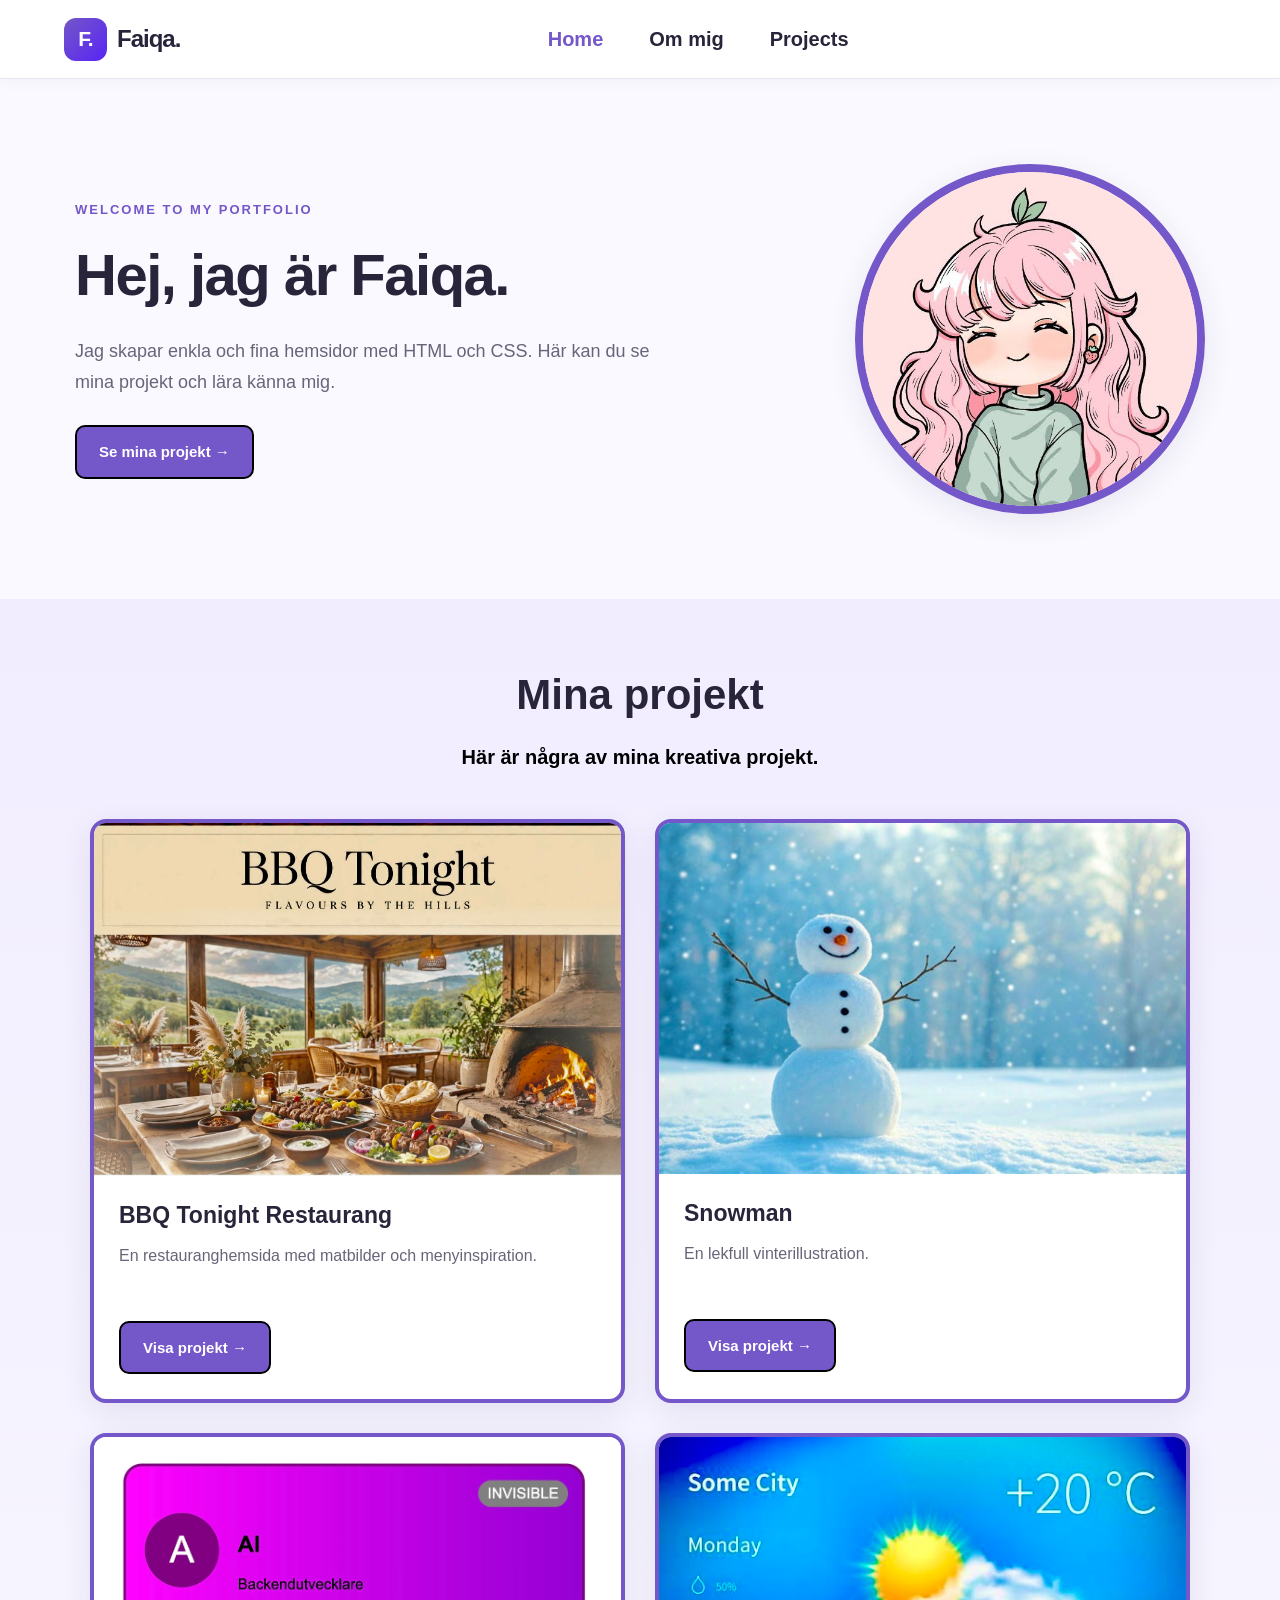
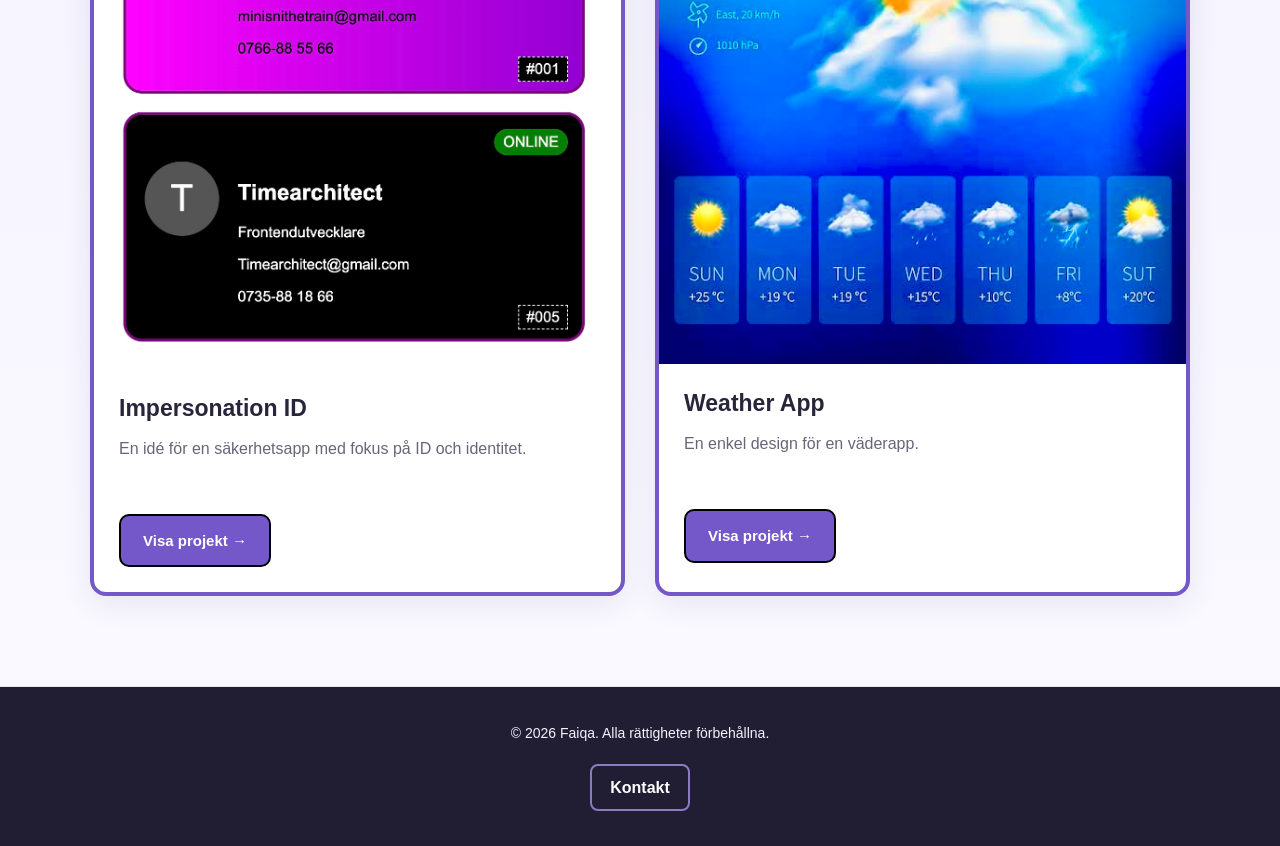
<file: index.html>
<!DOCTYPE html>
<html lang="sv">
<head>
    <meta charset="UTF-8">
    <meta name="viewport" content="width=device-width, initial-scale=1.0">
    <meta name="description" content="Faiqa's portfolio showcasing web design and HTML and CSS projects.">

    <title>Faiqa | Portfolio</title>
    <link rel="icon" type="image/svg+xml" href="favicon.svg">
    <!-- Bootstrap CSS -->
    <link
        href="https://cdn.jsdelivr.net/npm/bootstrap@5.3.3/dist/css/bootstrap.min.css" rel="stylesheet">
    <link rel="stylesheet" href="style.css">
</head>
<body>

   <header class="site-header">
    <nav class="navbar navbar-expand-md" aria-label="Huvudmeny">
        <div class="container-fluid">
            <a href="index.html" class="logo">
                <span class="logo-icon">F.</span>
                <span>Faiqa.</span>
            </a>
            <button
                class="navbar-toggler hamburger"
                type="button"
                data-bs-toggle="collapse"
                data-bs-target="#mainNavbar"
                aria-controls="mainNavbar"
                aria-expanded="false"
                aria-label="Öppna eller stäng menyn">
                <span class="navbar-toggler-icon"></span>
            </button>
            <div class="collapse navbar-collapse" id="mainNavbar">
                <ul class="navbar-nav mx-auto topnav">
                    <li class="nav-item"> <a class="nav-link" href="index.html" aria-current="page">Home</a></li>
            <li class="nav-item"> <a class="nav-link" href="about.html">Om mig</a> </li>
            <li class="nav-item"> <a class="nav-link" href="index.html">Projects</a></li>
                </ul>
            </div>
        </div>
    </nav>
</header>

    <main>
        <section class="hero">
            <div class="hero-text">
                <p class="hero-label">WELCOME TO MY PORTFOLIO</p>
                <h1>Hej, jag är Faiqa.</h1>
                <p>Jag skapar enkla och fina hemsidor med HTML och CSS.
                    Här kan du se mina projekt och lära känna mig. </p>

                <a class="project-link" href="#projects"> Se mina projekt → </a>
            </div>
            <div class="profile-pic"> <img src="images.jpeg" alt="Faiqas profilbild"> </div>
        </section>

        <section id="projects">
        <div class="projects-heading">
        <h2 class="section-title">Mina projekt</h2>
        <p style=" color: black; font-size: 20px; text-align: center; font-weight: bold;">
                    Här är några av mina kreativa projekt.
                </p>
            </div>
       <div class="gallery">

                <article class="card">
                <a href="Bbq tonight.html" class="card-image-link">
                <img src="image1.jpg" alt="BBQ Tonight restaurangprojekt">
                    </a>
                    <div class="card-content">
                    <h3>BBQ Tonight Restaurang</h3>
                <p> En restauranghemsida med matbilder och menyinspiration.</p>
             <a class="project-link" href="Bbq tonight.html">  Visa projekt →</a>
           </div>
        </article>

            <article class="card">
           <a href="snowman.html" class="card-image-link">
            <img src="images3.jpg" alt="Snowman vinterillustration">
                    </a>
              <div class="card-content">
             <h3>Snowman</h3>
             <p> En lekfull vinterillustration.</p>
             <a class="project-link" href="snowman.html"> Visa projekt → </a>
           </div>
        </article>

        <article class="card">
         <a href="id card.html" class="card-image-link">
        <img src="imagee2.jpeg" alt="ID Card appdesign">
            </a>
            <div class="card-content">
           <h3>Impersonation ID</h3>
         <p> En idé för en säkerhetsapp med fokus  på ID och identitet.</p>
        <a class="project-link" href="id card.html"> Visa projekt → </a>
          </div>
         </article>

          <article class="card">
          <a href="weather.html" class="card-image-link">
           <img src="images4.jpeg" alt="Weather app design">
             </a>
           <div class="card-content">
          <h3>Weather App</h3>
         <p> En enkel design för en väderapp.</p>
        <a class="project-link" href="weather.html"> Visa projekt → </a>
      </div>
     </article>
    </div>
        </section>
    </main>
    
    <footer id="contact">
          <p>© 2026 Faiqa. Alla rättigheter förbehållna.</p>
    <details>
       <summary>Kontakt</summary>
       <div class="contact-details">

       <p class="contact-item">
      <img src="mail icon.webp" class="contact-icon" alt="mail">
     <a href="mailto:faiqaa12@gmail.com">faiqaa12@gmail.com</a>
    </p>

    <p class="contact-item">
    <img src="telephone icon.webp"class="contact-icon" alt="telephone">
     <a href="tel:0746448833">0746 44 88 33</a>
     </p>
  </div>
   </details>
    </footer>

    <!-- Bootstrap JavaScript -->
    <script
        src="https://cdn.jsdelivr.net/npm/bootstrap@5.3.3/dist/js/bootstrap.bundle.min.js">
    </script>

</body>
</html>
</file>
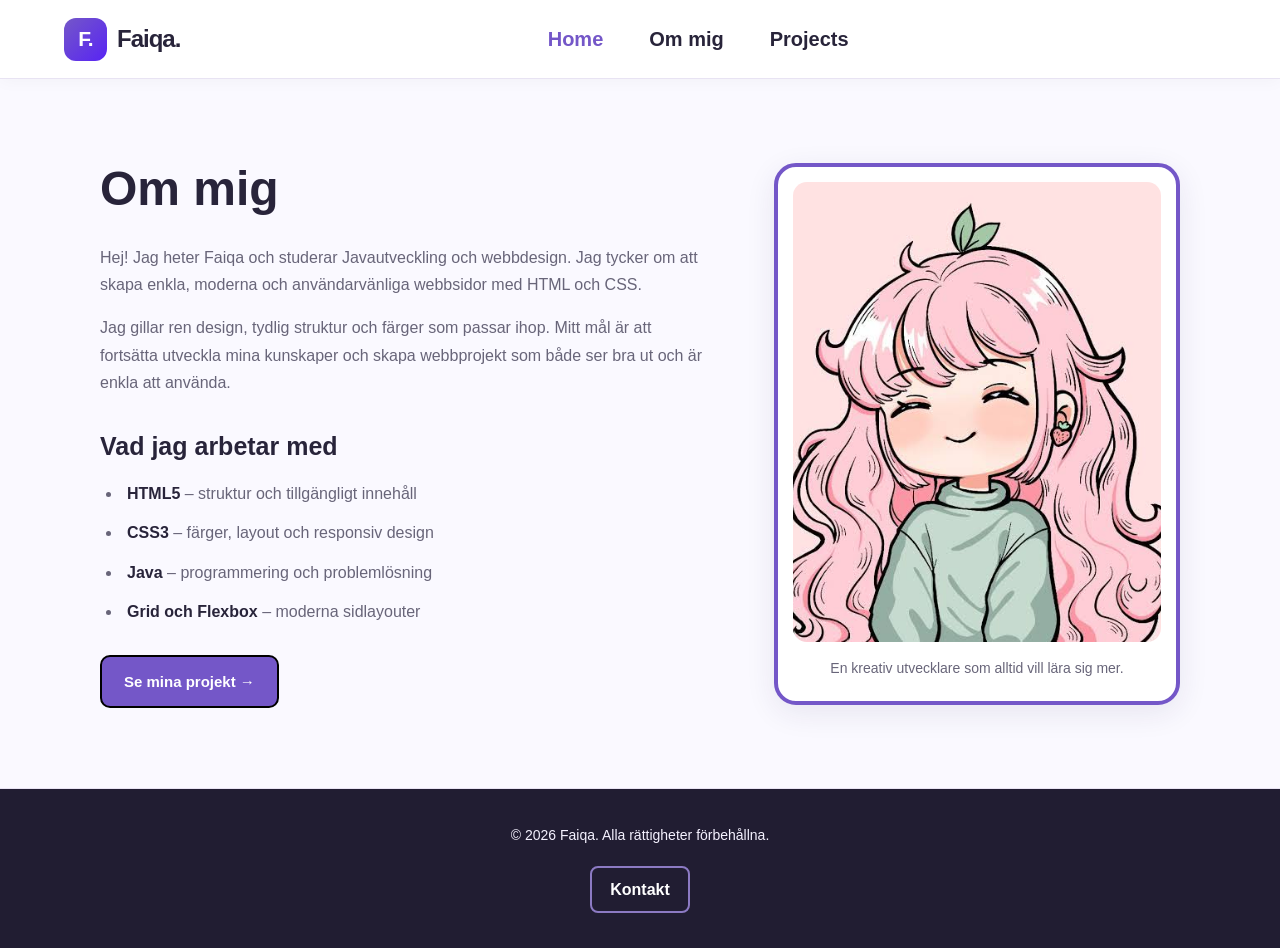
<file: about.html>
<!DOCTYPE html>
<html lang="sv">
<head>
    <meta charset="UTF-8">
    <meta name="viewport" content="width=device-width, initial-scale=1.0">
    <meta name="description" content="Faiqa's portfolio showcasing web design and HTML and CSS projects.">

    <title>Faiqa | Portfolio</title>
    <link rel="icon" type="image/svg+xml" href="favicon.svg">
    <!-- Bootstrap CSS -->
    <link
        href="https://cdn.jsdelivr.net/npm/bootstrap@5.3.3/dist/css/bootstrap.min.css"
        rel="stylesheet">
    <link rel="stylesheet" href="style.css">
</head>
<body>
   <header class="site-header">
    <nav class="navbar navbar-expand-md" aria-label="Huvudmeny">
        <div class="container-fluid">
            <a href="index.html" class="logo">
                <span class="logo-icon">F.</span>
                <span>Faiqa.</span>
            </a>
            <button
                class="navbar-toggler hamburger"
                type="button"
                data-bs-toggle="collapse"
                data-bs-target="#mainNavbar"
                aria-controls="mainNavbar"
                aria-expanded="false"
                aria-label="Öppna eller stäng menyn">
                <span class="navbar-toggler-icon"></span>
            </button>

            <div class="collapse navbar-collapse" id="mainNavbar">
                <ul class="navbar-nav mx-auto topnav">
                    <li class="nav-item"> <a class="nav-link" href="index.html" aria-current="page">Home</a></li>
                    <li class="nav-item"> <a class="nav-link" href="about.html">Om mig</a></li>
                   <li class="nav-item"> <a class="nav-link" href="index.html">Projects</a> </li>
                </ul> </div>
        </div>
    </nav>
</header>

    <main class="about-layout">
        <section class="about-text">
            <h1>Om mig</h1>
            <p>Hej! Jag heter Faiqa och studerar Javautveckling och webbdesign. Jag tycker om att skapa enkla, moderna och användarvänliga webbsidor med HTML och CSS.</p>
            <p>Jag gillar ren design, tydlig struktur och färger som passar ihop. Mitt mål är att fortsätta utveckla mina kunskaper och skapa webbprojekt som både ser bra ut och är enkla att använda.</p>

            <h2>Vad jag arbetar med</h2>
            <ul class="skills-list">
                <li><strong>HTML5</strong> – struktur och tillgängligt innehåll</li>
                <li><strong>CSS3</strong> – färger, layout och responsiv design</li>
                <li><strong>Java</strong> – programmering och problemlösning</li>
                <li><strong>Grid och Flexbox</strong> – moderna sidlayouter</li>
            </ul>
            <a class="project-link" href="index.html#projects">Se mina projekt &rarr;</a>
        </section>

        <!-- Picture väljer bildkälla efter skärmens bredd -->
        <figure class="about-figure">
      <img src="images.jpeg" alt="Porträtt av Faiqa">
      <figcaption>
        En kreativ utvecklare som alltid vill lära sig mer.
    </figcaption>
</figure>
    </main>

      <footer id="contact">
          <p>© 2026 Faiqa. Alla rättigheter förbehållna.</p>
    <details>
       <summary>Kontakt</summary>
       <div class="contact-details">

       <p class="contact-item">
      <img src="mail icon.webp" class="contact-icon" alt="mail">
     <a href="mailto:faiqaa12@gmail.com">faiqaa12@gmail.com</a>
    </p>

    <p class="contact-item">
    <img src="telephone icon.webp"class="contact-icon" alt="telephone">
     <a href="tel:0746448833">0746 44 88 33</a>
     </p>
  </div>
   </details>
    </footer>

    <!-- Bootstrap JavaScript -->
    <script
        src="https://cdn.jsdelivr.net/npm/bootstrap@5.3.3/dist/js/bootstrap.bundle.min.js">
    </script>

</body>
</html>
</file>
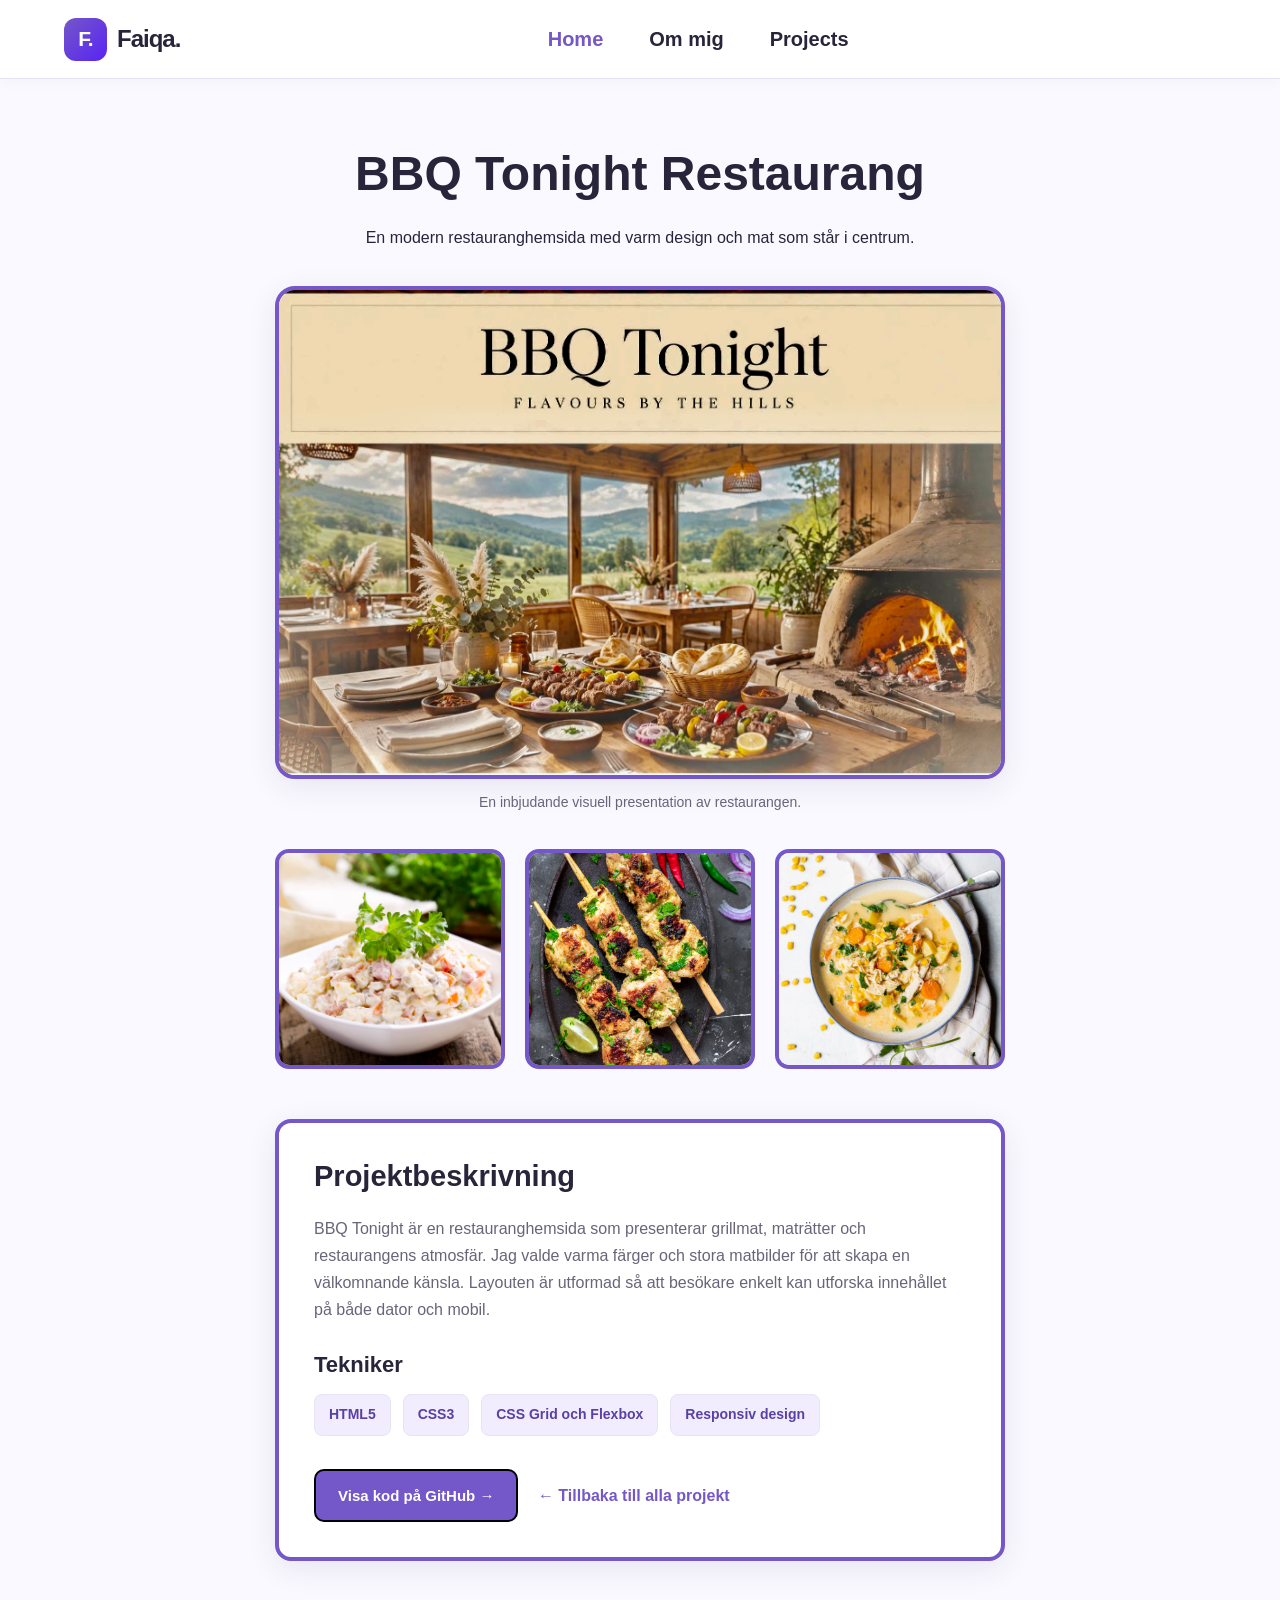
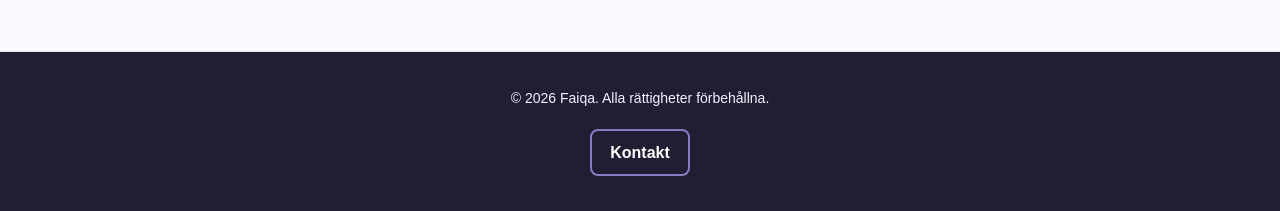
<file: Bbq tonight.html>
<!DOCTYPE html>
<html lang="sv">
<head>
    <meta charset="UTF-8">
    <meta name="viewport" content="width=device-width, initial-scale=1.0">
    <meta name="description" content="Faiqa's portfolio showcasing web design and HTML and CSS projects.">
   
    <title>Faiqa | Portfolio</title>
    <link rel="icon" type="image/svg+xml" href="favicon.svg">
    <!-- Bootstrap CSS -->
    <link
        href="https://cdn.jsdelivr.net/npm/bootstrap@5.3.3/dist/css/bootstrap.min.css"rel="stylesheet">
    <link rel="stylesheet" href="style.css">
</head>
<body>
   <header class="site-header">
    <nav class="navbar navbar-expand-md" aria-label="Huvudmeny">
        <div class="container-fluid">
            <a href="index.html" class="logo">
                <span class="logo-icon">F.</span>
                <span>Faiqa.</span>
            </a>
            <button
                class="navbar-toggler hamburger"
                type="button"
                data-bs-toggle="collapse"
                data-bs-target="#mainNavbar"
                aria-controls="mainNavbar"
                aria-expanded="false"
                aria-label="Öppna eller stäng menyn">
                <span class="navbar-toggler-icon"></span>
            </button>
            <div class="collapse navbar-collapse" id="mainNavbar">
                <ul class="navbar-nav mx-auto topnav">
                    <li class="nav-item"> <a class="nav-link"href="index.html" aria-current="page">Home</a></li>
           <li class="nav-item"><a class="nav-link" href="about.html">Om mig</a> </li>
         <li class="nav-item"> <a class="nav-link" href="index.html">Projects</a> </li>
                </ul>
            </div>
        </div>
    </nav>
</header>

    <main class="project-layout">
        <section class="project-intro">
            <h1>BBQ Tonight Restaurang</h1>
            <p>En modern restauranghemsida med varm design och mat som står i centrum.</p>
        </section>

        <figure class="project-main-image">
            <img src="image1.jpg" alt="Huvudbild för BBQ Tonight restaurang">
            <figcaption>En inbjudande visuell presentation av restaurangen.</figcaption>
        </figure>

        <section class="project-gallery" aria-label="Fler bilder från restaurangprojektet">
            <img src="Russian-Salad.jpg" alt="russain salad">
            <img src="Chicken-Reshmi-Kabab.2i.jpg" alt="reshmi kabab">
            <img src="Chicken and Corn-Soup.webp" alt="corn soup">
        </section>

        <article class="project-description">
            <h2>Projektbeskrivning</h2>
            <p>BBQ Tonight är en restauranghemsida som presenterar grillmat, 
                maträtter och restaurangens atmosfär. Jag valde varma färger och 
                stora matbilder för att skapa en välkomnande känsla. Layouten är utformad 
                så att besökare enkelt kan utforska innehållet på både dator och mobil.</p>
            <h3>Tekniker</h3>
            <ul><li>HTML5</li><li>CSS3</li><li>CSS Grid och Flexbox</li><li>Responsiv design</li></ul>
            <a class="project-link" href="https://github.com/faiqanisar/java26-html-mp2-faiqa-nisar" target="_blank" rel="noopener noreferrer">Visa kod på GitHub &rarr;</a>
            <a class="text-link back-link" href="index.html#projects">&larr; Tillbaka till alla projekt</a>
        </article>
    </main>

      <footer id="contact">
          <p>© 2026 Faiqa. Alla rättigheter förbehållna.</p>
    <details>
       <summary>Kontakt</summary>
       <div class="contact-details">

       <p class="contact-item">
      <img src="mail icon.webp" class="contact-icon" alt="mail">
     <a href="mailto:faiqaa12@gmail.com">faiqaa12@gmail.com</a>
    </p>

    <p class="contact-item">
    <img src="telephone icon.webp"class="contact-icon" alt="telephone">
     <a href="tel:0746448833">0746 44 88 33</a>
     </p>
  </div>
   </details>
    </footer>

    <!-- Bootstrap JavaScript -->
    <script
        src="https://cdn.jsdelivr.net/npm/bootstrap@5.3.3/dist/js/bootstrap.bundle.min.js">
    </script>

</body>
</html>
</file>
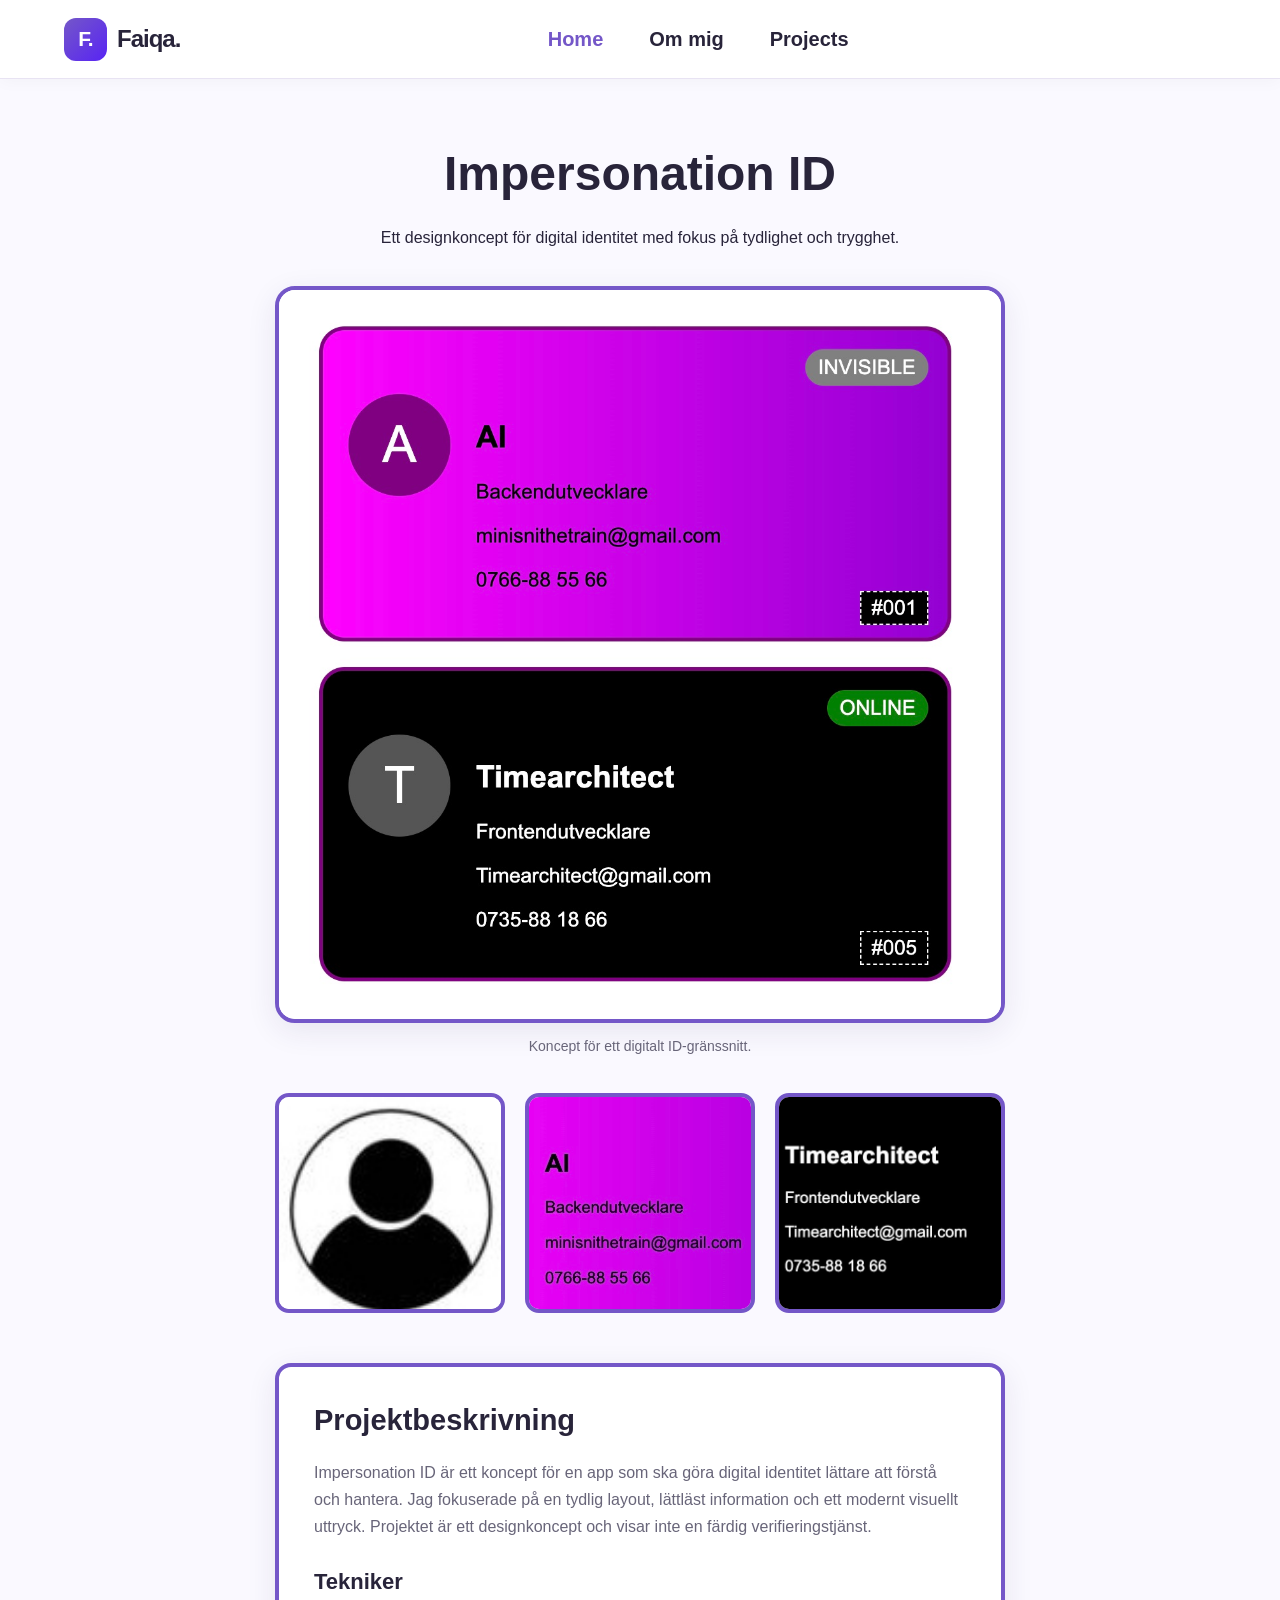
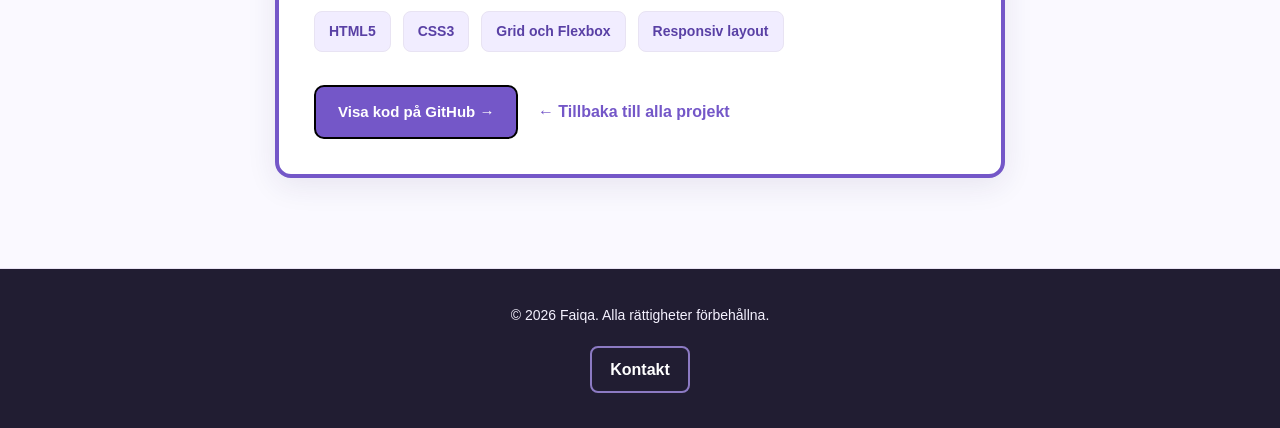
<file: id card.html>
<!DOCTYPE html>
<html lang="sv">
<head>
    <meta charset="UTF-8">
    <meta name="viewport" content="width=device-width, initial-scale=1.0">
   <meta name="description"  content="Faiqa's portfolio showcasing web design and HTML and CSS projects.">

    <title>Faiqa | Portfolio</title>
    <link rel="icon" type="image/svg+xml" href="favicon.svg">
    <!-- Bootstrap CSS -->
    <link
        href="https://cdn.jsdelivr.net/npm/bootstrap@5.3.3/dist/css/bootstrap.min.css"rel="stylesheet">
    <link rel="stylesheet" href="style.css">
</head>
<body>
   <header class="site-header">
    <nav class="navbar navbar-expand-md" aria-label="Huvudmeny">
        <div class="container-fluid">
            <a href="index.html" class="logo">
                <span class="logo-icon">F.</span>
                <span>Faiqa.</span>
            </a>
            <button
                class="navbar-toggler hamburger"
                type="button"
                data-bs-toggle="collapse"
                data-bs-target="#mainNavbar"
                aria-controls="mainNavbar"
                aria-expanded="false"
                aria-label="Öppna eller stäng menyn">
                <span class="navbar-toggler-icon"></span>
            </button>
            <div class="collapse navbar-collapse" id="mainNavbar">
                <ul class="navbar-nav mx-auto topnav">
                    <li class="nav-item"> <a class="nav-link" href="index.html" aria-current="page">Home</a></li>
                    <li class="nav-item"> <a class="nav-link" href="about.html">Om mig</a></li>
                    <li class="nav-item"><a class="nav-link" href="index.html">Projects</a> </li>
                </ul>
            </div>
        </div>
    </nav>
</header>

    <main class="project-layout">
        <section class="project-intro">
            <h1>Impersonation ID</h1>
            <p>Ett designkoncept för digital identitet med fokus på tydlighet och trygghet.</p>
        </section>

        <figure class="project-main-image">
            <img src="imagee2.jpeg" alt="Huvuddesign för Impersonation ID">
            <figcaption>Koncept för ett digitalt ID-gränssnitt.</figcaption>
        </figure>

        <section class="project-gallery" aria-label="Fler bilder från ID-projektet">
            <img src="id card .jpg" alt="ID-kort">
            <img src="purpel card.jpeg" alt="purpel kort"style="width: 100%;">
            <img src="svart kort.jpeg" alt="svart kort">
        </section>

        <article class="project-description">
            <h2>Projektbeskrivning</h2>
            <p>Impersonation ID är ett koncept för en app som ska göra digital identitet lättare 
                att förstå och hantera. Jag fokuserade på en tydlig layout, lättläst information och 
                ett modernt visuellt uttryck. Projektet är ett designkoncept och visar inte en färdig 
                verifieringstjänst.</p>
            <h3>Tekniker</h3>
            <ul><li>HTML5</li><li>CSS3</li><li>Grid och Flexbox</li><li>Responsiv layout</li></ul>
            <a class="project-link" href="https://github.com/faiqanisar/Mini-project-2" target="_blank" rel="noopener noreferrer">Visa kod på GitHub &rarr;</a>
            <a class="text-link back-link" href="index.html#projects">&larr; Tillbaka till alla projekt</a>
        </article>
    </main>
 
    <footer id="contact">
          <p>© 2026 Faiqa. Alla rättigheter förbehållna.</p>
    <details>
       <summary>Kontakt</summary>
       <div class="contact-details">

       <p class="contact-item">
      <img src="mail icon.webp" class="contact-icon" alt="mail">
     <a href="mailto:faiqaa12@gmail.com">faiqaa12@gmail.com</a>
    </p>

    <p class="contact-item">
    <img src="telephone icon.webp"class="contact-icon" alt="telephone">
     <a href="tel:0746448833">0746 44 88 33</a>
     </p>
  </div>
   </details>
    </footer>

    <!-- Bootstrap JavaScript -->
    <script
        src="https://cdn.jsdelivr.net/npm/bootstrap@5.3.3/dist/js/bootstrap.bundle.min.js">
    </script>

</body>
</html>
</file>
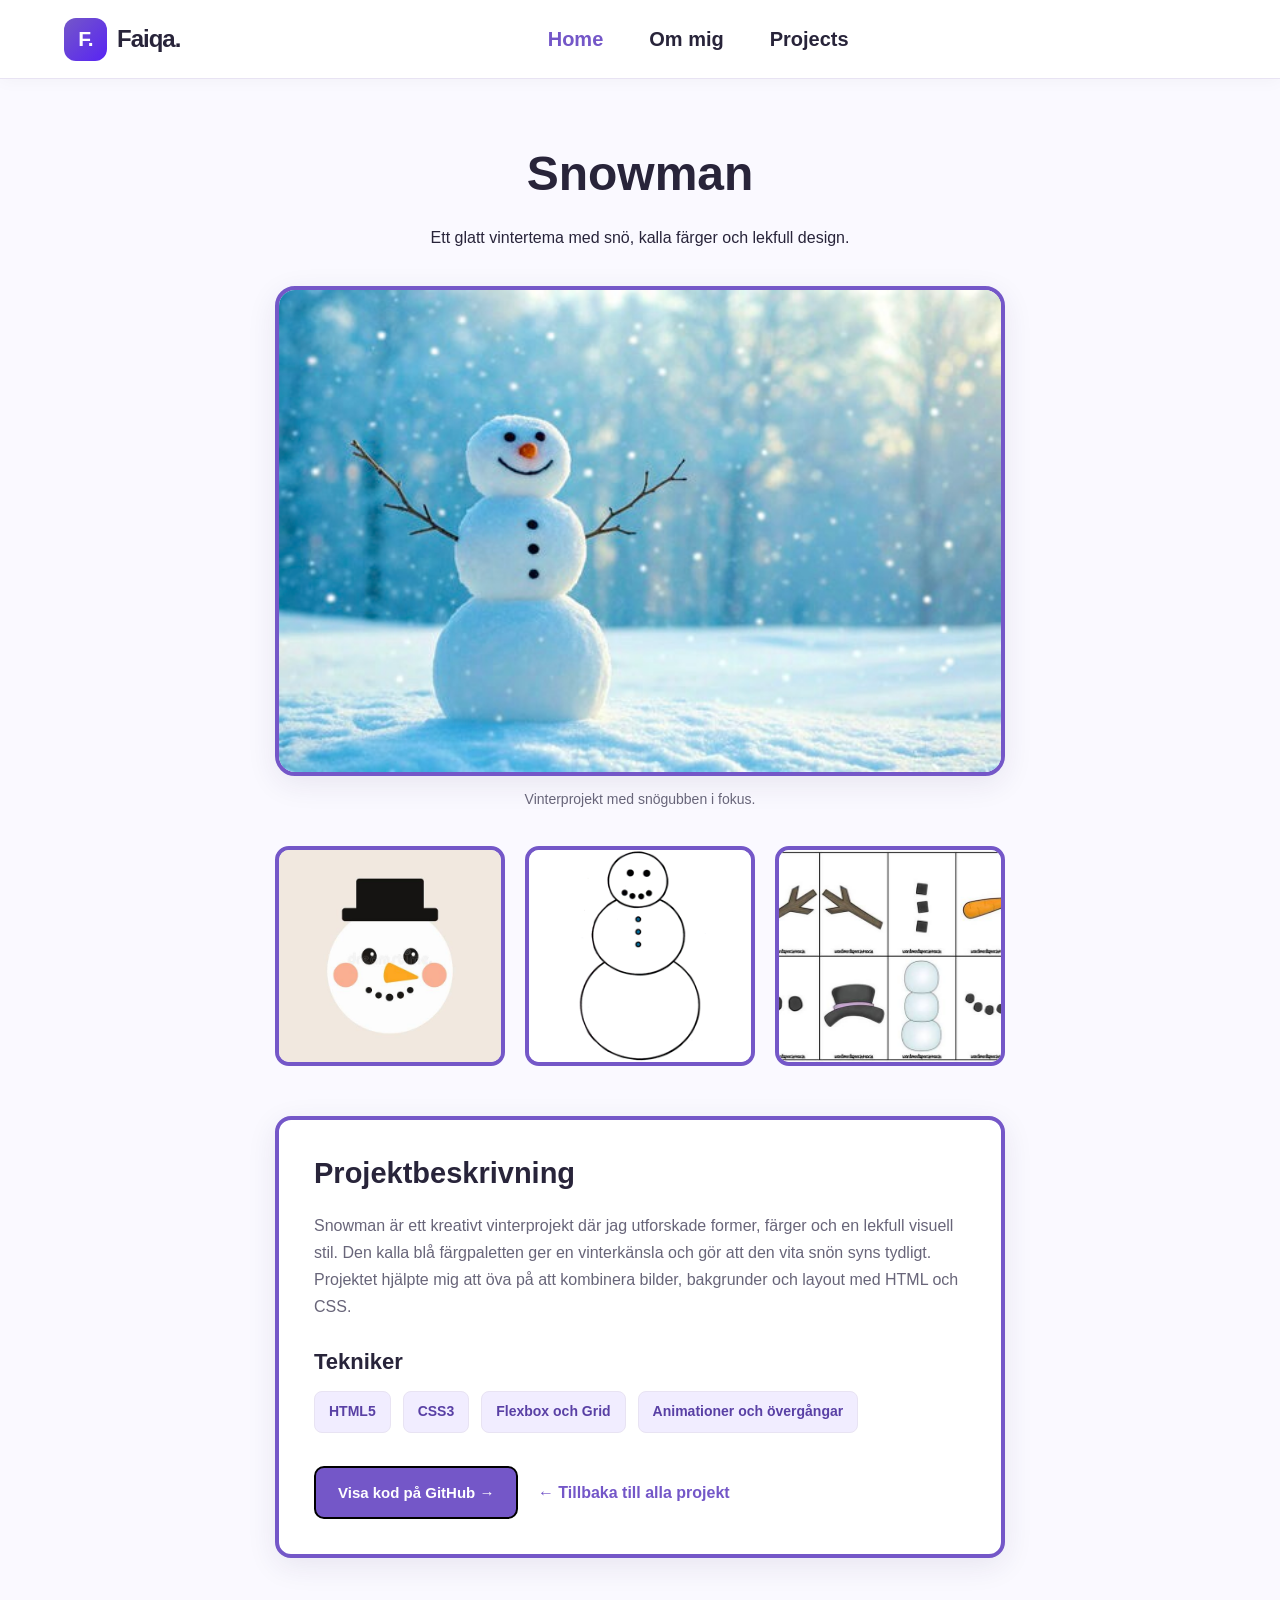
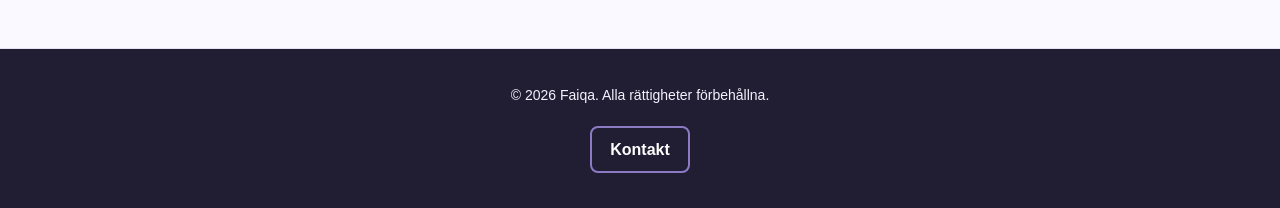
<file: snowman.html>
<!DOCTYPE html>
<html lang="sv">

<head>
    <meta charset="UTF-8">
    <meta name="viewport" content="width=device-width, initial-scale=1.0">
    <meta name="description" content="Faiqa's portfolio showcasing web design and HTML and CSS projects.">

    <title>Faiqa | Portfolio</title>
    <link rel="icon" type="image/svg+xml" href="favicon.svg">
    <!-- Bootstrap CSS -->
    <link href="https://cdn.jsdelivr.net/npm/bootstrap@5.3.3/dist/css/bootstrap.min.css" rel="stylesheet">
    <link rel="stylesheet" href="style.css">
</head>
<body>

   <header class="site-header">
    <nav class="navbar navbar-expand-md" aria-label="Huvudmeny">
        <div class="container-fluid">
            <a href="index.html" class="logo">
                <span class="logo-icon">F.</span>
                <span>Faiqa.</span>
            </a>
            <button
                class="navbar-toggler hamburger"
                type="button"
                data-bs-toggle="collapse"
                data-bs-target="#mainNavbar"
                aria-controls="mainNavbar"
                aria-expanded="false"
                aria-label="Öppna eller stäng menyn">
                <span class="navbar-toggler-icon"></span>
            </button>
            <div class="collapse navbar-collapse" id="mainNavbar">
                <ul class="navbar-nav mx-auto topnav">
                    <li class="nav-item"><a class="nav-link" href="index.html" aria-current="page">Home</a></li>
                  <li class="nav-item"> <a class="nav-link" href="about.html">Om mig</a></li>
               <li class="nav-item"> <a class="nav-link" href="index.html">Projects</a></li>
                </ul>
            </div>
        </div>
    </nav>
</header>

    <main class="project-layout">
        <section class="project-intro">
            <h1>Snowman</h1>
            <p>Ett glatt vintertema med snö, kalla färger och lekfull design.</p>
        </section>

        <figure class="project-main-image">
            <img src="images3.jpg" alt="Snowman vinterillustration">
            <figcaption>Vinterprojekt med snögubben i fokus.</figcaption>
        </figure>

        <section class="project-gallery" aria-label="Fler bilder från Snowman">
            <img src="head.jpeg" alt="Snögubbens ansikte">
            <img src="snowman.png" alt="Snowman">
            <img src="images-2.jpeg" alt=" ">
        </section>

        <article class="project-description">
            <h2>Projektbeskrivning</h2>
            <p>Snowman är ett kreativt vinterprojekt där jag utforskade former, färger och 
                en lekfull visuell stil. Den kalla blå färgpaletten ger en vinterkänsla och 
                gör att den vita snön syns tydligt. Projektet hjälpte mig att öva på att kombinera bilder, 
                bakgrunder och layout med HTML och CSS.</p>
            <h3>Tekniker</h3>
            <ul><li>HTML5</li><li>CSS3</li><li>Flexbox och Grid</li><li>Animationer och övergångar</li></ul>
            <a class="project-link" href="https://github.com/faiqanisar/Mini-ovning-3" target="_blank" rel="noopener noreferrer">Visa kod på GitHub &rarr;</a>
            <a class="text-link back-link" href="index.html#projects">&larr; Tillbaka till alla projekt</a>
        </article>
    </main>
    
    <footer id="contact">
          <p>© 2026 Faiqa. Alla rättigheter förbehållna.</p>
    <details>
       <summary>Kontakt</summary>
       <div class="contact-details">

       <p class="contact-item">
      <img src="mail icon.webp" class="contact-icon" alt="mail">
     <a href="mailto:faiqaa12@gmail.com">faiqaa12@gmail.com</a>
    </p>

    <p class="contact-item">
    <img src="telephone icon.webp"class="contact-icon" alt="telephone">
     <a href="tel:0746448833">0746 44 88 33</a>
     </p>
  </div>
   </details>
    </footer>

    <!-- Bootstrap JavaScript -->
    <script
        src="https://cdn.jsdelivr.net/npm/bootstrap@5.3.3/dist/js/bootstrap.bundle.min.js">
    </script>

</body>
</html>
</file>
<file: style.css>
:root {
    --primary-color: #7457c8;
    --primary-dark: #5940a5;
    --secondary-color: #f1edff;
    --background-color: #faf9ff;
    --text-color: #28243a;
    --muted-color: #686579;
    --white-color: #ffffff;
    --border-color: #e8e3f3;
    --shadow: 0 8px 30px rgba(47, 35, 87, 0.09);
    --border-radius: 16px;
}
* {
    margin: 0;
    padding: 0;
    box-sizing: border-box;
}
html {
    scroll-behavior: smooth;
    scroll-padding-top: 90px;
}
body {
    font-family: Arial, Helvetica, sans-serif;
    background-color: var(--background-color);
    color: var(--text-color);
    line-height: 1.7;
    overflow-wrap: break-word;
}
img {
    display: block;
    max-width: 100%;
    height: auto;
}
a {
    color: var(--primary-color);
    text-decoration: none;
    transition: color 0.3s ease;
}
a:hover {
    color: var(--primary-dark);
}
a:focus-visible,
button:focus-visible,
summary:focus-visible {
    outline: 3px solid var(--primary-color);
    outline-offset: 4px;
}
h1,h2,h3 {
    line-height: 1.25;
    color: var(--text-color);
}
p {
    margin-bottom: 16px;
}

.site-header {
    position: sticky;
    top: 0;
    z-index: 1000;
    background-color: rgba(255, 255, 255, 0.97);
    border-bottom: 1px solid var(--border-color);
    box-shadow: 0 3px 15px rgba(0, 0, 0, 0.03);
}
.site-header .navbar {
    min-height: 78px;
    padding: 12px 5%;
 
}
.site-header .container-fluid {
    padding: 0;
}
.logo {
    display: inline-flex;
    align-items: center;
    gap: 10px;
    color: var(--text-color);
    font-size: 24px;
    font-weight: 800;
    letter-spacing: -1px;
}
.logo:hover {
    color: var(--primary-color);
}
.logo-icon {
    display: inline-flex;
    align-items: center;
    justify-content: center;
    width: 43px;
    height: 43px;
    border-radius: 12px;
    color: var(--white-color);
    background: linear-gradient(135deg,  var(--primary-color), #5824f4);
    font-size: 21px;
}
.topnav {
    gap: 18px;
}
.topnav .nav-link {
    position: relative;
    padding: 10px 14px !important;
    color: var(--text-color);
    transition: color 0.3s ease;
    font-weight: bold;
    font-size: 20px;
}
.topnav .nav-link:hover,
.topnav .nav-link[aria-current="page"] {
    color: var(--primary-color);
}
.topnav .nav-link::after {
    position: absolute;
    right: 14px;
    bottom: 3px;
    left: 14px;
    height: 2px;
    background-color: var(--primary-color);
    content: "";
    transform: scaleX(0);
    transform-origin: left;
    transition: transform 0.3s ease;
}
.hamburger {
    border: 3px solid var(--white-color);
    border-radius: 10px;
    padding: 8px 10px;
}
.hamburger:focus {
    box-shadow: none;
}
.hero {
    display: flex;
    align-items: center;
    justify-content: space-between;
    gap: 60px;
    max-width: 1200px;
    min-height: 520px;
    margin: 0 auto;
    padding: 80px 35px;
}
.hero-text {
    flex: 1;
    max-width: 650px;
}
.hero-label,
.eyebrow {
    margin-bottom: 18px;
    color: var(--primary-color);
    font-size: 13px;
    font-weight: 800;
    letter-spacing: 2px;
}
.hero h1 {
    margin-bottom: 24px;
    font-size: clamp(36px, 5vw, 58px);
    font-weight: 800;
    letter-spacing: -1.5px;
}
.hero-text > p:not(.hero-label) {
    max-width: 600px;
    margin-bottom: 28px;
    color: var(--muted-color);
    font-size: 18px;
}
.profile-pic {
    flex: 0 1 350px;
    min-width: 0;
}
.profile-pic img {
    width: 100%;
    object-fit: cover;
    border: 8px solid var(--primary-color);
    border-radius: 50%;
    box-shadow: var(--shadow);
    background-color: var(--secondary-color);
    transition: transform 0.3s ease;
}
.profile-pic img:hover {
    transform: translateY(-5px);
}
.project-link {
    display: inline-flex;
    align-items: center;
    justify-content: center;
    gap: 8px;
    padding: 12px 22px;
    border: 2px solid black;
    border-radius: 10px;
    background-color: var(--primary-color);
    color: var(--white-color);
    font-size: 15px;
    font-weight: 700;
    transition:
        background-color 0.3s ease,
        color 0.3s ease,
        transform 0.3s ease,
        box-shadow 0.3s ease;
}
.project-link:hover {
    background-color: black;
    border-color: var(--primary-color);
    color: var(--white-color);
    transform: translateY(-2px);
    box-shadow: 0 6px 18px rgba(89, 64, 165, 0.2);
}
.text-link {
    display: inline-block;
    margin-top: 16px;
    font-weight: 700;
}
.back-link {
    margin-left: 15px;
}
#projects {
    padding: 70px 5% 90px;
    background: linear-gradient(180deg, #f1edff 0%, #faf9ff 100%);
}
.projects-heading {
    max-width: 750px;
    margin: 0 auto 45px;
    text-align: center;
}
.section-title {
    margin-bottom: 18px;
    font-size: clamp(30px, 4vw, 42px);
    font-weight: 800;
}
.projects-heading p {
    color: var(--muted-color);
}
.gallery {
    display: grid;
    grid-template-columns: repeat(2, minmax(0, 1fr));
    gap: 30px;
    max-width: 1100px;
    margin: 0 auto;
}
.card {
    overflow: hidden;
    border: 4px solid var(--primary-color);
    border-radius: var(--border-radius);
    background-color: var(--white-color);
    box-shadow: var(--shadow);
    transition: transform 0.3s ease, box-shadow 0.3s ease;
}
.card:hover {
    transform: translateY(-6px);
    box-shadow: 0 16px 35px rgba(47, 35, 87, 0.14);
}
.card-image-link {
    display: block;
    width: 100%;
    overflow: hidden;
    background-color: var(--secondary-color);
}
.card-image-link img {
    width: 100%;
    height: auto;
    object-fit: cover;
    transition: transform 0.4s ease;
}
.card:hover .card-image-link img {
    transform: scale(1.04);
}
.card-content {
    padding: 25px;
}
.card-content h3 {
    margin-bottom: 12px;
    font-size: 23px;
    font-weight: 750;
}
.card-content p {
    min-height: 55px;
    color: var(--muted-color);
}
.card-content .project-link {
    margin-top: 8px;
}
.about-layout {
    display: grid;
    grid-template-columns: minmax(0, 1.2fr) minmax(280px, 0.8fr);
    align-items: center;
    gap: 65px;
    max-width: 1150px;
    min-height: 650px;
    margin: 0 auto;
    padding: 80px 35px;
}
.about-text h1 {
    margin-bottom: 25px;
    font-size: clamp(36px, 5vw, 48px);
    font-weight: 800;
}
.about-text > p:not(.eyebrow) {
    color: var(--muted-color);
    font-size: 16px;
}
.about-text h2 {
    margin-top: 35px;
    margin-bottom: 18px;
    font-size: 25px;
    font-weight: 750;
}
.skills-list {
    margin-bottom: 30px;
    padding-left: 22px;
}
.skills-list li {
    margin-bottom: 12px;
    padding-left: 5px;
    color: var(--muted-color);
}
.skills-list strong {
    color: var(--text-color);
}
.about-figure {
    margin: 0;
    padding: 15px;
    border: 4px solid var(--primary-color);
    border-radius: 22px;
    background-color: var(--white-color);
    box-shadow: var(--shadow);
}
.about-figure picture {
    display: block;
}
.about-figure img {
    width: 100%;
    max-height: 480px;
    aspect-ratio: 4 / 5; 
    object-fit: cover;
    border-radius: 14px;
    background-color: var(--secondary-color);
}
.about-figure figcaption {
    padding: 15px 5px 5px;
    color: var(--muted-color);
    font-size: 14px;
    text-align: center;
}
.project-layout {
    max-width: 800px;
    margin: 0 auto;
    padding: 65px 35px 90px;
}
.project-intro {
    max-width: 800px;
    margin: 0 auto 35px;
    text-align: center;
}
.project-intro h1 {
    margin-bottom: 20px;
    font-size: clamp(32px, 5vw, 48px);
    font-weight: 800;
}
.project-main-image {
    margin: 0 auto 35px;
}
.project-main-image img {
    width: 100%;
    height: 100%;
    object-fit: cover;
    border: 4px solid var(--primary-color);
    border-radius: 20px;
    background-color: var(--secondary-color);
    box-shadow: var(--shadow);
}
.project-main-image figcaption {
    margin-top: 12px;
    color: var(--muted-color);
    font-size: 14px;
    text-align: center;
}
.project-gallery {
    display: grid;
    grid-template-columns: repeat(3, minmax(0, 1fr));
    gap: 20px;
    margin-bottom: 50px;
}
.project-gallery img {
    width: 100%;
    height: 220px;
    object-fit: cover;
    border: 4px solid var(--primary-color);
    border-radius: 14px;
    background-color: var(--secondary-color);
    transition: transform 0.3s ease;
}
.project-gallery img:hover {
    transform: translateY(-4px);
}
.project-description {
    max-width: 850px;
    margin: 0 auto;
    padding: 35px;
    border: 4px solid var(--primary-color);
    border-radius: var(--border-radius);
    background-color: var(--white-color);
    box-shadow: var(--shadow);
}
.project-description h2 {
    margin-bottom: 20px;
    font-size: 29px;
    font-weight: 800;
}
.project-description p {
    color: var(--muted-color);
}
.project-description h3 {
    margin-top: 28px;
    margin-bottom: 15px;
    font-size: 22px;
    font-weight: 750;
}
.project-description ul {
    display: flex;
    flex-wrap: wrap;
    gap: 12px;
    margin-bottom: 30px;
    padding: 0;
    list-style: none;
}
.project-description ul li {
    padding: 8px 14px;
    border: 1px solid var(--border-color);
    border-radius: 8px;
    background-color: var(--secondary-color);
    color: var(--primary-dark);
    font-size: 14px;
    font-weight: 600;
}
footer {
    padding: 35px 20px;
    border-top: 1px solid var(--border-color);
    background-color: #211d32;
    color: #f5f2ff;
    text-align: center;
}
footer > p {
    margin-bottom: 18px;
    font-size: 14px;
}
footer details {
    max-width: 350px;
    margin: 0 auto;
}
footer summary {
    display: inline-block;
    padding: 8px 18px;
    border: 2px solid #8c7ac3;
    border-radius: 8px;
    color: var(--white-color);
    font-weight: 700;
    cursor: pointer;
    transition: background-color 0.3s ease;
}
footer summary:hover {
    background-color: #39314f;
}
.contact-details {
    padding-top: 20px;
}
.contact-item {
    display: flex;
    align-items: center;
    flex-direction: row;
    gap: 12px;
    justify-content: flex-start;
    margin-bottom: 15px;
}
.contact-item a {
    color: #e4dcff;
    overflow-wrap: anywhere;
}
.contact-item a:hover {
    color: var(--white-color);
    text-decoration: underline;
}
.contact-icon {
    width: 35px;
    height: 35px;
    object-fit: cover;
    border-radius: 50%;
    border: 2px solid var(--border-color);
}

  @media (max-width: 768px) {
    .hero {
        flex-direction: column-reverse;
        gap: 25px;
        padding: 35px 15px;
        text-align: center;
    }

    .profile-pic {
        flex: none;
        width: 65%;
        max-width: 250px;
    }

    .hero h1 {
        font-size: 30px;
    }

    .gallery,
    .about-layout {
        grid-template-columns: 1fr;
    } 

    .about-layout {
        gap: 30px;
        padding: 40px 15px;
    }

    .about-figure {
        max-width: 350px;
        margin: 0 auto;
    }

     #projects {
        padding: 40px 15px;
    }

    .project-layout {
        padding: 35px 15px;
    }

    .project-description {
        padding: 20px 15px;
    }

    .project-gallery img {
        height: auto;
        aspect-ratio: 4 / 3;
        width: 200px;
        height: 200px;
    }  

    .card-content p {
        min-height: auto;
    }

    .section-title {
        font-size: 28px;
    }

    .topnav .nav-link {
        font-size: 16px;
    }

    .contact-item a {
        overflow-wrap: anywhere;
    }
}
</file>
